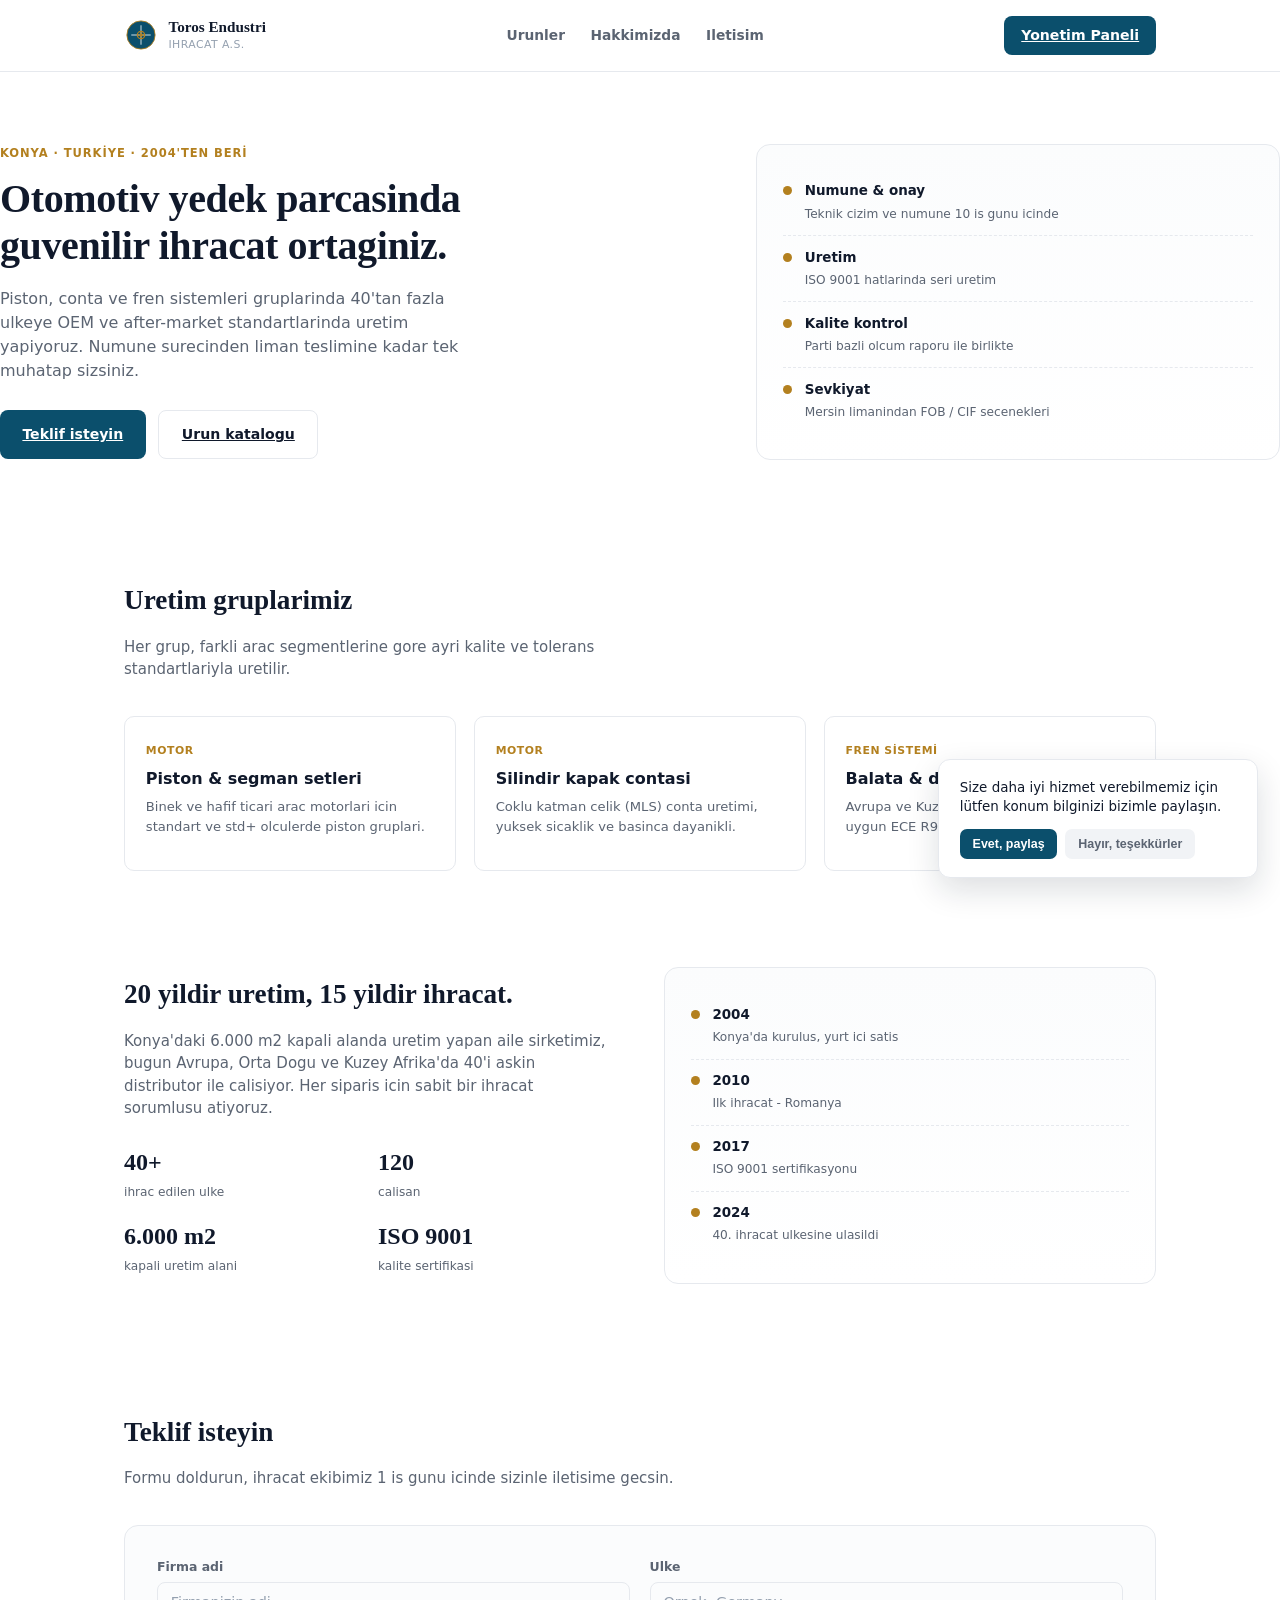
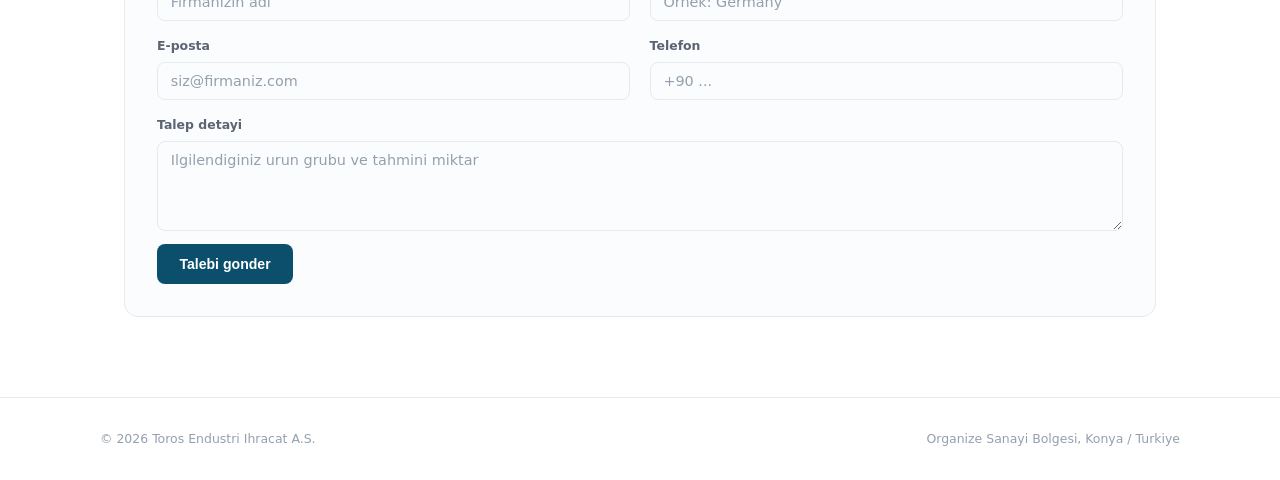
<file: frontend/index.html>
<!DOCTYPE html>
<html lang="tr">
<head>
<meta charset="UTF-8">
<meta name="viewport" content="width=device-width, initial-scale=1">
<title>Toros Endustri Ihracat | Otomotiv Yedek Parca Ihracatcisi</title>
<link rel="stylesheet" href="assets/style.css">
</head>
<body>

<header class="site-header">
  <div class="row">
    <div class="brand">
      <span class="brand-mark">
        <svg viewBox="0 0 34 34" width="30" height="30"><circle cx="17" cy="17" r="16" fill="#0B4F6C"/><circle cx="17" cy="17" r="16" fill="none" stroke="#B3801F" stroke-width="1"/><path d="M17 6v22M6 17h22" stroke="#EAF2F5" stroke-width="1"/><circle cx="17" cy="17" r="4.2" fill="none" stroke="#B3801F" stroke-width="1.4"/><path d="M17 12.8 18 16l3.2 1-3.2 1-1 3.2-1-3.2-3.2-1 3.2-1Z" fill="#B3801F"/></svg>
      </span>
      <div class="brand-text"><strong>Toros Endustri</strong><small>Ihracat A.S.</small></div>
    </div>
    <nav>
      <a href="#urunler">Urunler</a>
      <a href="#hakkimizda">Hakkimizda</a>
      <a href="#iletisim">Iletisim</a>
    </nav>
    <a href="login.html" class="btn btn-primary">Yonetim Paneli</a>
  </div>
</header>

<section class="hero">
  <div>
    <p class="eyebrow">Konya &middot; Turkiye &middot; 2004'ten beri</p>
    <h1>Otomotiv yedek parcasinda<br>guvenilir ihracat ortaginiz.</h1>
    <p class="lead">Piston, conta ve fren sistemleri gruplarinda 40'tan fazla ulkeye
      OEM ve after-market standartlarinda uretim yapiyoruz. Numune surecinden
      liman teslimine kadar tek muhatap sizsiniz.</p>
    <div class="cta-row">
      <a href="#iletisim" class="btn btn-primary">Teklif isteyin</a>
      <a href="#urunler" class="btn btn-secondary">Urun katalogu</a>
    </div>
  </div>
  <div class="route-panel">
    <div class="route-stop"><span class="dot"></span><div><strong>Numune &amp; onay</strong><span>Teknik cizim ve numune 10 is gunu icinde</span></div></div>
    <div class="route-stop"><span class="dot"></span><div><strong>Uretim</strong><span>ISO 9001 hatlarinda seri uretim</span></div></div>
    <div class="route-stop"><span class="dot"></span><div><strong>Kalite kontrol</strong><span>Parti bazli olcum raporu ile birlikte</span></div></div>
    <div class="route-stop"><span class="dot"></span><div><strong>Sevkiyat</strong><span>Mersin limanindan FOB / CIF secenekleri</span></div></div>
  </div>
</section>

<section class="section section-tight" id="urunler">
  <h2>Uretim gruplarimiz</h2>
  <p class="section-lead">Her grup, farkli arac segmentlerine gore ayri kalite ve tolerans standartlariyla uretilir.</p>
  <div class="product-grid">
    <div class="product-card">
      <span class="tag">Motor</span>
      <h3>Piston &amp; segman setleri</h3>
      <p>Binek ve hafif ticari arac motorlari icin standart ve std+ olculerde piston gruplari.</p>
    </div>
    <div class="product-card">
      <span class="tag">Motor</span>
      <h3>Silindir kapak contasi</h3>
      <p>Coklu katman celik (MLS) conta uretimi, yuksek sicaklik ve basinca dayanikli.</p>
    </div>
    <div class="product-card">
      <span class="tag">Fren Sistemi</span>
      <h3>Balata &amp; disk gruplari</h3>
      <p>Avrupa ve Kuzey Amerika arac parkina uygun ECE R90 sertifikali urunler.</p>
    </div>
  </div>
</section>

<section class="section section-tight" id="hakkimizda">
  <div class="about-wrap">
    <div>
      <h2>20 yildir uretim, 15 yildir ihracat.</h2>
      <p class="section-lead" style="margin-bottom:0;">Konya'daki 6.000 m2 kapali alanda uretim yapan
        aile sirketimiz, bugun Avrupa, Orta Dogu ve Kuzey Afrika'da 40'i askin distributor
        ile calisiyor. Her siparis icin sabit bir ihracat sorumlusu atiyoruz.</p>
      <div class="about-stats">
        <div><strong>40+</strong><span>ihrac edilen ulke</span></div>
        <div><strong>120</strong><span>calisan</span></div>
        <div><strong>6.000 m2</strong><span>kapali uretim alani</span></div>
        <div><strong>ISO 9001</strong><span>kalite sertifikasi</span></div>
      </div>
    </div>
    <div class="route-panel">
      <div class="route-stop"><span class="dot"></span><div><strong>2004</strong><span>Konya'da kurulus, yurt ici satis</span></div></div>
      <div class="route-stop"><span class="dot"></span><div><strong>2010</strong><span>Ilk ihracat - Romanya</span></div></div>
      <div class="route-stop"><span class="dot"></span><div><strong>2017</strong><span>ISO 9001 sertifikasyonu</span></div></div>
      <div class="route-stop"><span class="dot"></span><div><strong>2024</strong><span>40. ihracat ulkesine ulasildi</span></div></div>
    </div>
  </div>
</section>

<section class="section" id="iletisim">
  <h2>Teklif isteyin</h2>
  <p class="section-lead">Formu doldurun, ihracat ekibimiz 1 is gunu icinde sizinle iletisime gecsin.</p>
  <div class="contact-panel">
    <div class="contact-grid">
      <div><label>Firma adi</label><input type="text" placeholder="Firmanizin adi"></div>
      <div><label>Ulke</label><input type="text" placeholder="Ornek: Germany"></div>
      <div><label>E-posta</label><input type="email" placeholder="siz@firmaniz.com"></div>
      <div><label>Telefon</label><input type="text" placeholder="+90 ..."></div>
      <div class="full"><label>Talep detayi</label><textarea placeholder="Ilgilendiginiz urun grubu ve tahmini miktar"></textarea></div>
    </div>
    <button class="btn btn-primary btn-auto" type="button" onclick="alert('Talebiniz alindi, tesekkurler.')">Talebi gonder</button>
  </div>
</section>

<footer class="site-footer">
  <div class="row">
    <span>&copy; 2026 Toros Endustri Ihracat A.S.</span>
    <span>Organize Sanayi Bolgesi, Konya / Turkiye</span>
  </div>
</footer>

<!--
  ZIYARETCI TESPITI (Modul 1): Bu script musteriye VERILMEZ, dogrudan
  kendi sitemize gomulur. Sag altta beliren izin kutusu, ziyaretcinin
  konumunu (izin verirse) veya sadece IP'sini backend'e yollar; sonuclar
  yonetim panelindeki "Ziyaretci Tespiti" sayfasinda goruntulenir.
  SITE_KEY'i backend/app/scripts/create_own_site.py ciktisiyla degistirin.
-->
<script>window.OWN_SITE_KEY = "929719ac1f9c4d88bda47ce6eadcda33";</script>
<script src="assets/tracker.js"></script>
</body>
</html>
</file>
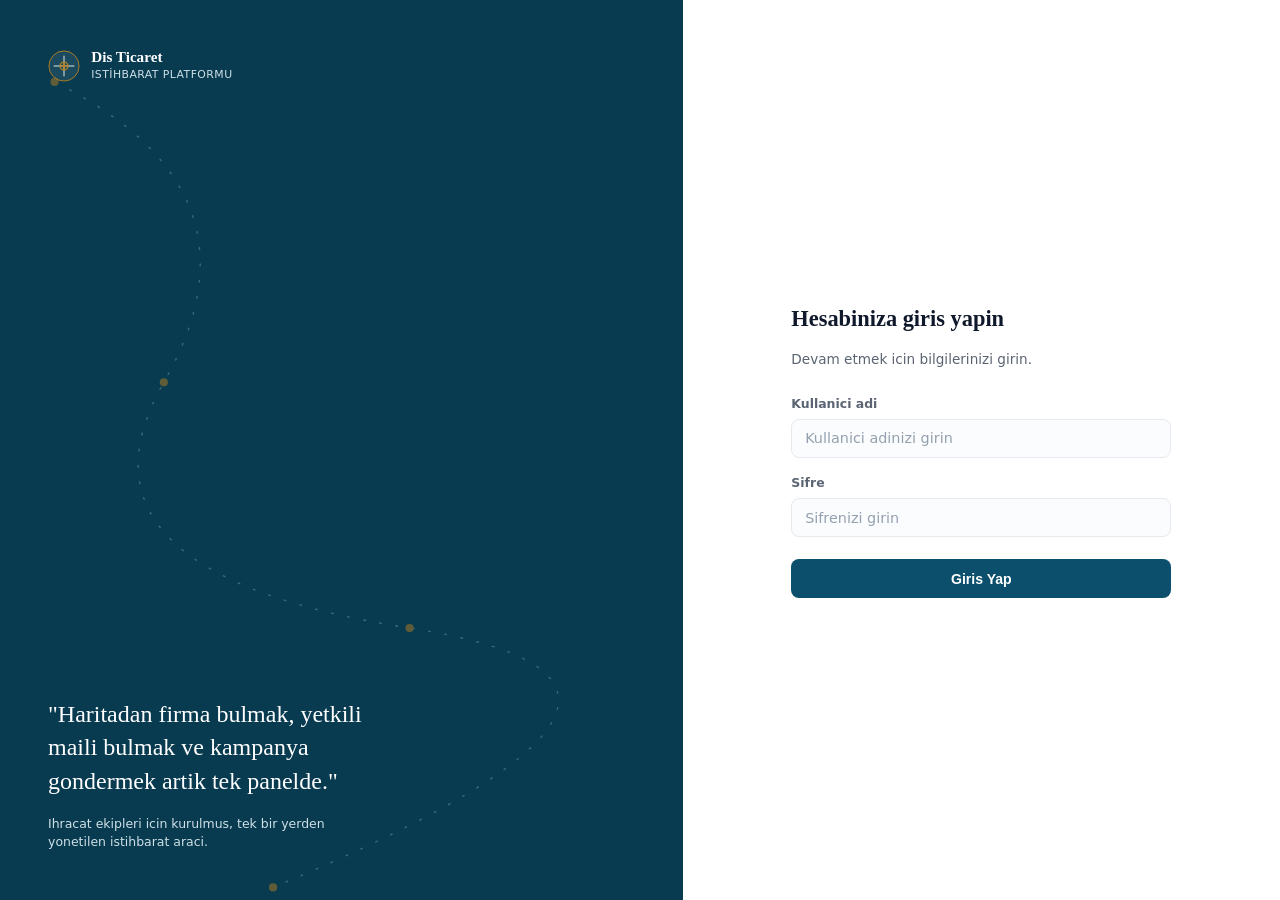
<file: frontend/dashboard.html>
<!DOCTYPE html>
<html lang="tr">
<head>
<meta charset="UTF-8">
<meta name="viewport" content="width=device-width, initial-scale=1">
<title>Genel Bakis | Dis Ticaret Istihbarat</title>
<link rel="stylesheet" href="assets/style.css">
</head>
<body class="app">
<div class="app-shell">
  <aside class="sidebar" id="sidebar"></aside>
  <div class="app-main">
    <header class="topbar">
      <p class="eyebrow">Panel</p>
      <h1 class="page-title" id="hosgeldin-baslik">Hosgeldin</h1>
      <p class="page-desc">Modullerinize asagidan veya sol menuden erisebilirsiniz.</p>
    </header>
    <main class="content" style="max-width:920px;">
      <div class="stat-grid" id="stat-grid"></div>
      <div class="module-grid" id="moduller"></div>
    </main>
  </div>
</div>

<script src="assets/app-shell.js"></script>
<script>
const API = window.APP_API;
const token = localStorage.getItem("access_token");

const IKON_RENK = {
  genel:  "#0B4F6C",
  harita: "#0B4F6C",
  mail:   "#0F7B57",
  gonder: "#6D3FA0",
  arama:  "#0E7C9C",
  grafik: "#B3801F",
  goz:    "#5B6472",
  grid:   "#5B6472",
};

const ACIKLAMA = {
  harita: "Ulke ve anahtar kelimeye gore Google Haritalar'dan potansiyel firma listesi cikarin.",
  mail:   "Bir firmanin web sitesinden yetkili/genel e-posta adreslerini tespit edin.",
  gonder: "Bulunan e-posta listelerine toplu, kisisellestirilmis kampanya gonderin.",
  arama:  "Coklu dilde anahtar kelimeyle uluslararasi urun/tedarikci aramasi yapin.",
  goz:    "Kendi web sitenizi ziyaret eden potansiyel alicilari ve firmalari gorun.",
  grafik: "Tum modullerdeki aktiviteyi tek raporda ozetleyin.",
  grid:   "Yeni eklenecek moduller burada listelenecek.",
};

const IKON_SVG = {
  genel: `<svg viewBox="0 0 24 24" fill="none" stroke="white" stroke-width="2" stroke-linecap="round" stroke-linejoin="round"><rect x="3" y="3" width="7" height="9" rx="1.5"/><rect x="14" y="3" width="7" height="5" rx="1.5"/><rect x="14" y="12" width="7" height="9" rx="1.5"/><rect x="3" y="16" width="7" height="5" rx="1.5"/></svg>`,
  harita: `<svg viewBox="0 0 24 24" fill="none" stroke="white" stroke-width="2" stroke-linecap="round" stroke-linejoin="round"><path d="M21 10c0 7-9 12-9 12s-9-5-9-12a9 9 0 0 1 18 0Z"/><circle cx="12" cy="10" r="3"/></svg>`,
  mail: `<svg viewBox="0 0 24 24" fill="none" stroke="white" stroke-width="2" stroke-linecap="round" stroke-linejoin="round"><rect x="2" y="4" width="20" height="16" rx="2"/><path d="m22 6-10 7L2 6"/></svg>`,
  gonder: `<svg viewBox="0 0 24 24" fill="none" stroke="white" stroke-width="2" stroke-linecap="round" stroke-linejoin="round"><path d="m22 2-7 20-4-9-9-4Z"/><path d="M22 2 11 13"/></svg>`,
  arama: `<svg viewBox="0 0 24 24" fill="none" stroke="white" stroke-width="2" stroke-linecap="round" stroke-linejoin="round"><circle cx="11" cy="11" r="8"/><path d="m21 21-4.3-4.3"/></svg>`,
  grafik: `<svg viewBox="0 0 24 24" fill="none" stroke="white" stroke-width="2" stroke-linecap="round" stroke-linejoin="round"><line x1="18" y1="20" x2="18" y2="10"/><line x1="12" y1="20" x2="12" y2="4"/><line x1="6" y1="20" x2="6" y2="14"/></svg>`,
  goz: `<svg viewBox="0 0 24 24" fill="none" stroke="white" stroke-width="2" stroke-linecap="round" stroke-linejoin="round"><path d="M1 12s4-8 11-8 11 8 11 8-4 8-11 8-11-8-11-8Z"/><circle cx="12" cy="12" r="3"/></svg>`,
  grid: `<svg viewBox="0 0 24 24" fill="none" stroke="white" stroke-width="2" stroke-linecap="round" stroke-linejoin="round"><rect x="3" y="3" width="7" height="7" rx="1"/><rect x="14" y="3" width="7" height="7" rx="1"/><rect x="3" y="14" width="7" height="7" rx="1"/><rect x="14" y="14" width="7" height="7" rx="1"/></svg>`,
};

async function veriYukle() {
  const resp = await fetch(`${API}/api/dashboard`, { headers: { Authorization: `Bearer ${token}` } });
  if (resp.status === 401) { localStorage.removeItem("access_token"); window.location.href = "login.html"; return; }
  const data = await resp.json();

  document.getElementById("hosgeldin-baslik").textContent = `Hosgeldin, ${data.hosgeldin}`;

  const aktifSayisi = data.aktif_moduller.filter(m => m.durum === "aktif").length;
  const yakindaSayisi = data.aktif_moduller.length - aktifSayisi;
  document.getElementById("stat-grid").innerHTML = `
    <div class="stat-card"><div class="stat-num">${aktifSayisi}</div><div class="stat-label">Aktif modul</div></div>
    <div class="stat-card"><div class="stat-num">${yakindaSayisi}</div><div class="stat-label">Yakinda gelecek</div></div>
    <div class="stat-card"><div class="stat-num">${data.firma || "-"}</div><div class="stat-label">Firma hesabi</div></div>
  `;

  const modulDiv = document.getElementById("moduller");
  data.aktif_moduller.forEach(m => {
    const aktifMi = m.durum === "aktif";
    const renk = IKON_RENK[m.ikon] || "#5B6472";
    const svg = IKON_SVG[m.ikon] || IKON_SVG.grid;
    const aciklama = ACIKLAMA[m.ikon] || "";

    const el = document.createElement(aktifMi && m.sayfa ? "a" : "div");
    el.className = "module-card" + (aktifMi ? "" : " is-disabled");
    if (aktifMi && m.sayfa) el.href = m.sayfa;
    el.innerHTML = `
      <div class="module-card-icon" style="background:${renk};">${svg}</div>
      <div>
        <h3>${m.ad} ${aktifMi ? "" : '<span class="badge badge-neutral" style="margin-left:.4rem;">yakinda</span>'}</h3>
        <p>${aciklama}</p>
      </div>
    `;
    modulDiv.appendChild(el);
  });
}

veriYukle();
</script>
</body>
</html>
</file>
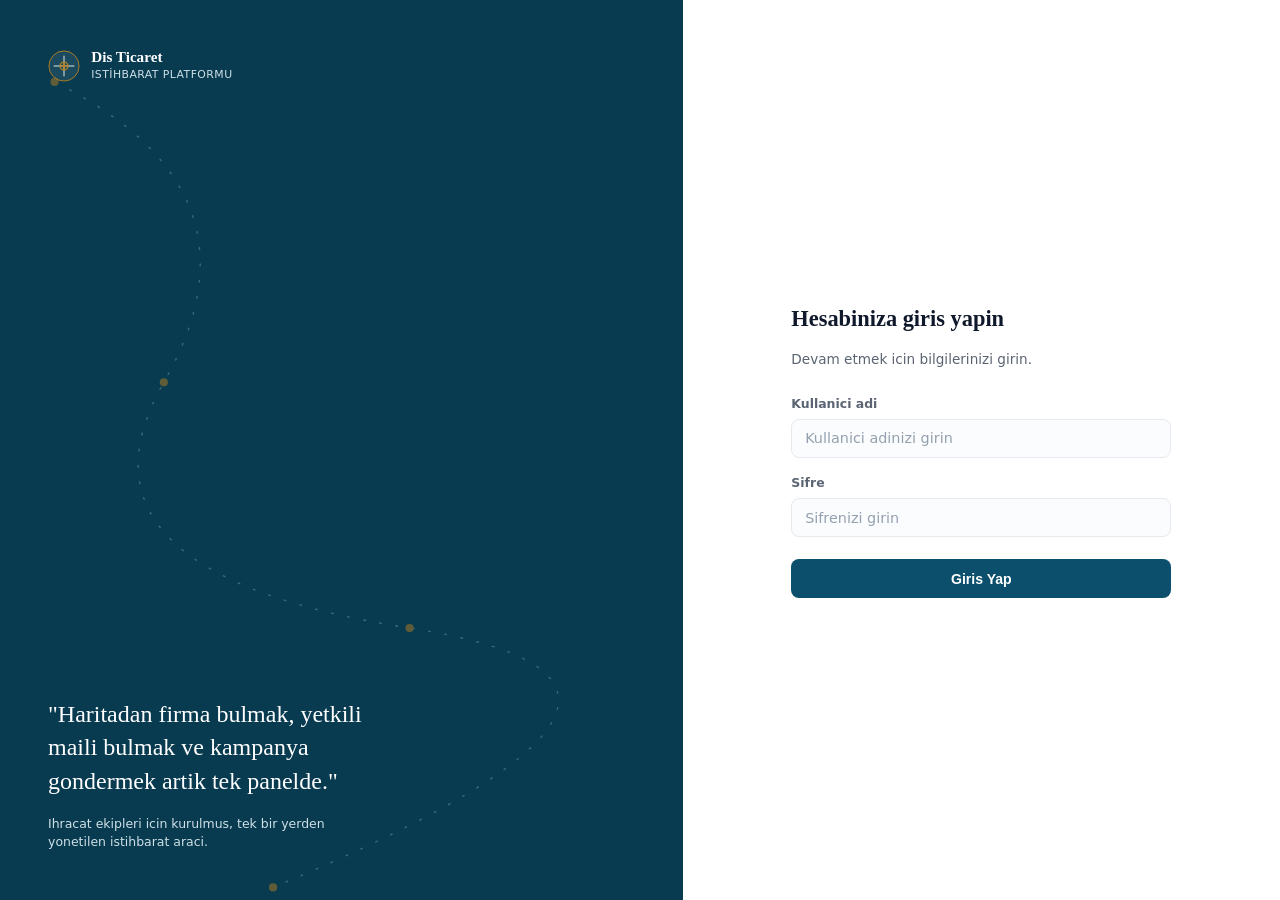
<file: frontend/email-campaign.html>
<!DOCTYPE html>
<html lang="tr">
<head>
<meta charset="UTF-8">
<meta name="viewport" content="width=device-width, initial-scale=1">
<title>Toplu Mail Kampanyasi | Dis Ticaret Istihbarat</title>
<link rel="stylesheet" href="assets/style.css">
<style>
  .gonderildi { color:var(--success); font-weight:600; }
  .basarisiz { color:var(--danger); font-weight:600; }
  .atlandi_suppression { color:var(--ink-faint); font-weight:600; }
  .beklemede { color:var(--gold); font-weight:600; }
  .footer-onizleme { background:var(--line-soft); border:1px dashed var(--line); padding:.7rem; border-radius:8px; font-size:.72rem; color:var(--ink-faint); margin-top:.5rem; line-height:1.4; }
</style>
</head>
<body class="app">
<div class="app-shell">
  <aside class="sidebar" id="sidebar"></aside>
  <div class="app-main">
    <header class="topbar">
      <h1 class="page-title">Toplu Mail Kampanyasi</h1>
      <p class="page-desc">Bulunan e-posta listelerine toplu ve kisisellestirilmis kampanya gonderin.</p>
    </header>
    <main class="content">
      <div class="card">
        <div class="alert alert-warn">
          Bu modul hukuki risk tasir (spam mevzuati). Gonderen kimligi, fiziksel
          adres ve abonelikten cikma linki HER mailde ZORUNLU ve otomatik eklenir,
          kaldirilamaz.
        </div>

        <label>E-posta konusu</label>
        <input id="konu" placeholder="Urunlerimiz Hakkinda Bilgi">

        <label>E-posta icerigi (HTML)</label>
        <textarea id="govde_html" placeholder="&lt;p&gt;Merhaba, ...&lt;/p&gt;"></textarea>

        <label>Gonderen adi</label>
        <input id="gonderen_adi" placeholder="Ornek Ihracat A.S.">

        <label>Gonderen e-posta</label>
        <input id="gonderen_email" placeholder="info@ornekihracat.com">

        <label>Fiziksel adres (zorunlu)</label>
        <input id="fiziksel_adres" placeholder="Fabrika Mah. No:1, Konya">

        <div class="footer-onizleme">
          Her mailin sonuna otomatik eklenecek: "Bu e-posta [Gonderen Adi] tarafindan
          gonderilmistir. Adres: [Fiziksel Adres]. Abonelikten cikmak icin: [link]"
        </div>

        <label>Alici e-postalari (virgul veya yeni satirla ayirin)</label>
        <textarea id="aliciler" placeholder="firma1@ornek.com, firma2@ornek.com"></textarea>

        <button class="btn btn-primary" style="margin-top:1.2rem;" onclick="kampanyaOlustur()">1) Kampanya Olustur + Alicileri Ekle</button>
        <button class="btn btn-danger" style="margin-top:.6rem;" onclick="gonder()" id="gonder-btn" disabled>2) Gonderimi Baslat (en fazla 20)</button>

        <div id="durum" class="status-line"></div>
        <table id="sonuc-tablosu" style="display:none;">
          <thead><tr><th>E-posta</th><th>Durum</th><th>Hata</th></tr></thead>
          <tbody id="sonuc-govde"></tbody>
        </table>
      </div>
    </main>
  </div>
</div>

<script src="assets/app-shell.js"></script>
<script>
const API = window.APP_API;
const token = localStorage.getItem("access_token");
let aktifKampanyaId = null;

async function kampanyaOlustur() {
  const durum = document.getElementById("durum");
  const body = {
    konu: document.getElementById("konu").value,
    govde_html: document.getElementById("govde_html").value,
    gonderen_adi: document.getElementById("gonderen_adi").value,
    gonderen_email: document.getElementById("gonderen_email").value,
    fiziksel_adres: document.getElementById("fiziksel_adres").value,
  };

  const resp = await fetch(`${API}/api/m5/campaigns`, {
    method: "POST",
    headers: { "Content-Type": "application/json", Authorization: `Bearer ${token}` },
    body: JSON.stringify(body),
  });

  if (!resp.ok) {
    durum.textContent = "Hata: fiziksel adres ve gonderen bilgileri zorunludur.";
    return;
  }
  const kampanya = await resp.json();
  aktifKampanyaId = kampanya.id;

  const emailListesi = document.getElementById("aliciler").value
    .split(/[,\n]/).map(e => e.trim()).filter(Boolean);

  await fetch(`${API}/api/m5/campaigns/${kampanya.id}/recipients`, {
    method: "POST",
    headers: { "Content-Type": "application/json", Authorization: `Bearer ${token}` },
    body: JSON.stringify({ emails: emailListesi }),
  });

  durum.textContent = `Kampanya #${kampanya.id} olusturuldu, ${emailListesi.length} alici eklendi. Gonderime hazir.`;
  document.getElementById("gonder-btn").disabled = false;
}

async function gonder() {
  const durum = document.getElementById("durum");
  durum.textContent = "Gonderiliyor...";

  const resp = await fetch(`${API}/api/m5/campaigns/${aktifKampanyaId}/send`, {
    method: "POST",
    headers: { Authorization: `Bearer ${token}` },
  });
  const sonuclar = await resp.json();

  durum.textContent = `Gonderim tamamlandi (${sonuclar.length} alici islendi).`;

  const govde = document.getElementById("sonuc-govde");
  govde.innerHTML = "";
  sonuclar.forEach(s => {
    const tr = document.createElement("tr");
    tr.innerHTML = `<td>${s.email}</td><td class="${s.durum}">${s.durum}</td><td>${s.hata_mesaji || "-"}</td>`;
    govde.appendChild(tr);
  });
  document.getElementById("sonuc-tablosu").style.display = "table";
}
</script>
</body>
</html>
</file>
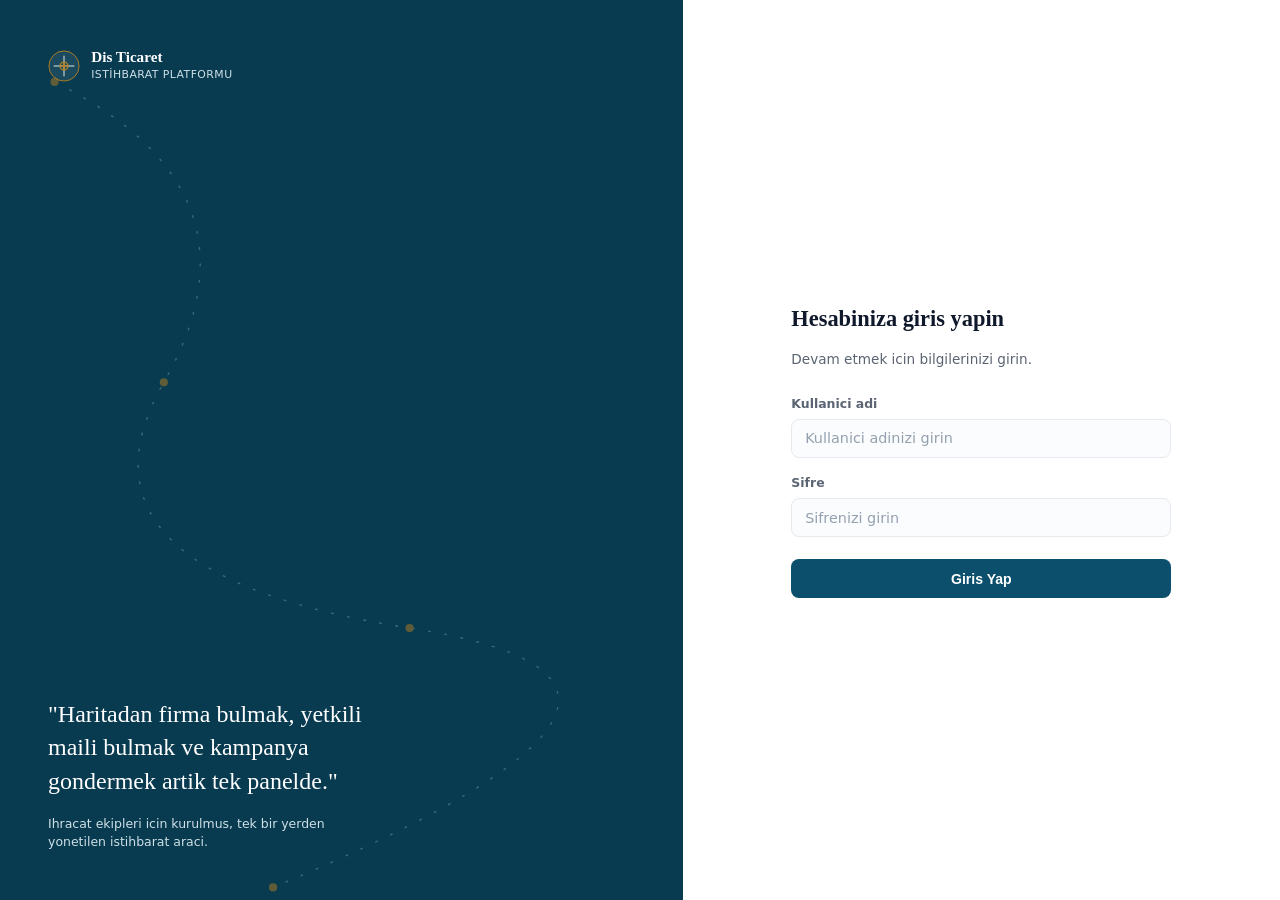
<file: frontend/email-lookup.html>
<!DOCTYPE html>
<html lang="tr">
<head>
<meta charset="UTF-8">
<meta name="viewport" content="width=device-width, initial-scale=1">
<title>Yetkili Mail Bulma | Dis Ticaret Istihbarat</title>
<link rel="stylesheet" href="assets/style.css">
</head>
<body class="app">
<div class="app-shell">
  <aside class="sidebar" id="sidebar"></aside>
  <div class="app-main">
    <header class="topbar">
      <h1 class="page-title">Yetkili Mail Bulma</h1>
      <p class="page-desc">Bir firmanin web sitesini tarayarak yetkili ve genel e-posta adreslerini tespit edin.</p>
    </header>
    <main class="content">
      <div class="card">
        <label>Firma web sitesi (orn: https://ornekfirma.com)</label>
        <input id="website_url" placeholder="https://ornekfirma.com">

        <button class="btn btn-primary" style="margin-top:1.2rem;" onclick="taramaBaslat()">Tara</button>
        <div id="durum" class="status-line"></div>
        <div id="sonuclar"></div>
      </div>
    </main>
  </div>
</div>

<script src="assets/app-shell.js"></script>
<script>
const API = window.APP_API;
const token = localStorage.getItem("access_token");

async function taramaBaslat() {
  const url = document.getElementById("website_url").value.trim();
  const durumDiv = document.getElementById("durum");
  const sonucDiv = document.getElementById("sonuclar");
  sonucDiv.innerHTML = "";

  if (!url) { durumDiv.textContent = "Web sitesi adresi girin."; return; }
  durumDiv.textContent = "Tarama olusturuluyor...";

  const lookupResp = await fetch(`${API}/api/m4/lookups`, {
    method: "POST",
    headers: { "Content-Type": "application/json", Authorization: `Bearer ${token}` },
    body: JSON.stringify({ website_url: url }),
  });
  const lookup = await lookupResp.json();

  durumDiv.textContent = `Taraniyor (robots.txt kontrol ediliyor, sayfalar cekiliyor, birkac saniye surebilir)...`;

  const runResp = await fetch(`${API}/api/m4/lookups/${lookup.id}/run`, {
    method: "POST",
    headers: { Authorization: `Bearer ${token}` },
  });
  const sonuclar = await runResp.json();

  if (sonuclar.length === 0) {
    durumDiv.textContent = `Hicbir e-posta bulunamadi (site robots.txt ile engelliyor olabilir, JS-tabanli bir site olabilir, ya da gercekten acik mail paylasmiyor olabilir).`;
    return;
  }

  durumDiv.innerHTML = `${sonuclar.length} e-posta bulundu. ` +
    `<a class="link excel-link" href="#" id="excel-link">Excel olarak indir &#8595;</a>`;

  const tablo = document.createElement("table");
  tablo.innerHTML = `<tr><th>E-posta</th><th>Tur</th><th>Bulundugu Sayfa</th></tr>` +
    sonuclar.map(s => `<tr>
      <td>${s.email}</td>
      <td><span class="badge ${s.siniflandirma === 'yetkili' ? 'badge-success' : 'badge-neutral'}">${s.siniflandirma}</span></td>
      <td style="font-size:.7rem;color:var(--ink-faint);">${s.kaynak_sayfa}</td>
    </tr>`).join("");
  sonucDiv.appendChild(tablo);

  document.getElementById("excel-link").addEventListener("click", async (e) => {
    e.preventDefault();
    const excelResp = await fetch(`${API}/api/m4/lookups/${lookup.id}/results/excel`, {
      headers: { Authorization: `Bearer ${token}` },
    });
    const blob = await excelResp.blob();
    const blobUrl = window.URL.createObjectURL(blob);
    const a = document.createElement("a");
    a.href = blobUrl;
    a.download = `mail_tarama_${lookup.id}.xlsx`;
    a.click();
    window.URL.revokeObjectURL(blobUrl);
  });
}
</script>
</body>
</html>
</file>
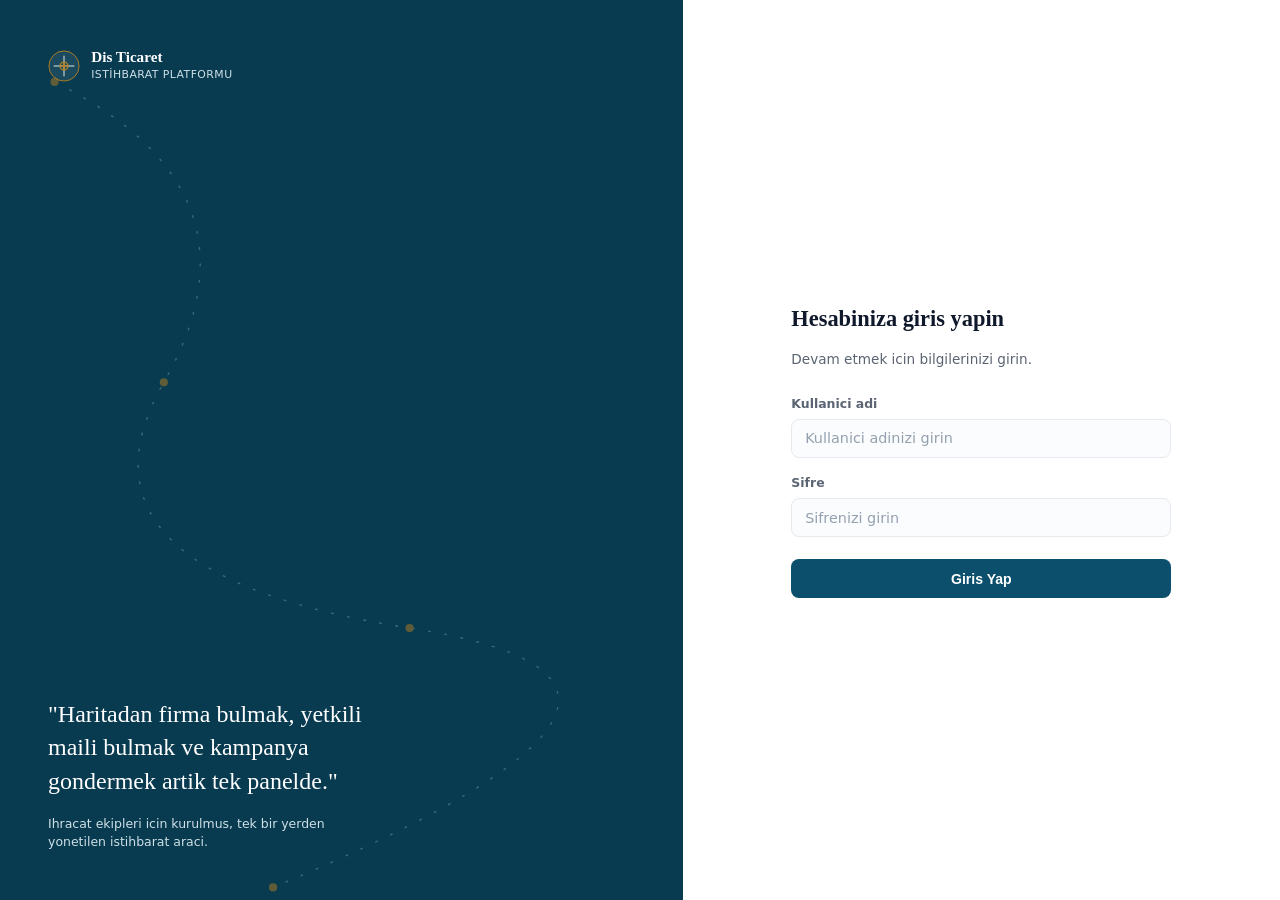
<file: frontend/login.html>
<!DOCTYPE html>
<html lang="tr">
<head>
<meta charset="UTF-8">
<meta name="viewport" content="width=device-width, initial-scale=1">
<title>Giris Yap | Dis Ticaret Istihbarat</title>
<link rel="stylesheet" href="assets/style.css">
</head>
<body>
<div class="auth-page">

  <div class="auth-side">
    <svg class="route-graphic" viewBox="0 0 500 700" xmlns="http://www.w3.org/2000/svg">
      <path d="M 40 60 Q 200 140 120 280 T 300 460 T 200 650" stroke="#EAF2F5" stroke-width="1" fill="none" stroke-dasharray="2 10" opacity=".5"/>
      <circle cx="40" cy="60" r="3" fill="#B3801F"/>
      <circle cx="120" cy="280" r="3" fill="#B3801F"/>
      <circle cx="300" cy="460" r="3" fill="#B3801F"/>
      <circle cx="200" cy="650" r="3" fill="#B3801F"/>
    </svg>
    <div class="side-top">
      <svg viewBox="0 0 34 34" width="32" height="32"><circle cx="17" cy="17" r="16" fill="#ffffff" fill-opacity=".08"/><circle cx="17" cy="17" r="16" fill="none" stroke="#B3801F" stroke-width="1"/><path d="M17 6v22M6 17h22" stroke="#EAF2F5" stroke-width="1"/><circle cx="17" cy="17" r="4.2" fill="none" stroke="#B3801F" stroke-width="1.4"/><path d="M17 12.8 18 16l3.2 1-3.2 1-1 3.2-1-3.2-3.2-1 3.2-1Z" fill="#B3801F"/></svg>
      <div class="brand-text"><strong style="color:#fff;">Dis Ticaret</strong><small style="color:#cfe0e6;">Istihbarat Platformu</small></div>
    </div>
    <div class="side-quote">
      <p>"Haritadan firma bulmak, yetkili maili bulmak ve kampanya gondermek artik tek panelde."</p>
      <span>Ihracat ekipleri icin kurulmus, tek bir yerden yonetilen istihbarat araci.</span>
    </div>
  </div>

  <div class="auth-form-wrap">
    <div class="auth-card">
      <h1>Hesabiniza giris yapin</h1>
      <p class="sub">Devam etmek icin bilgilerinizi girin.</p>

      <label for="kullanici-adi">Kullanici adi</label>
      <input id="kullanici-adi" type="text" placeholder="Kullanici adinizi girin" autocomplete="username">

      <label for="sifre">Sifre</label>
      <input id="sifre" type="password" placeholder="Sifrenizi girin" autocomplete="current-password">

      <button class="btn btn-primary" style="margin-top:1.4rem;" onclick="girisYap()" id="giris-btn">Giris Yap</button>
      <div id="login-hata"></div>
    </div>
  </div>
</div>

<script>
const API = "http://localhost:8000";

async function girisYap() {
  const kullaniciAdi = document.getElementById("kullanici-adi").value.trim();
  const sifre = document.getElementById("sifre").value;
  const hataKutusu = document.getElementById("login-hata");
  const btn = document.getElementById("giris-btn");
  hataKutusu.classList.remove("gorunur");

  if (!kullaniciAdi || !sifre) {
    hataKutusu.textContent = "Kullanici adi ve sifre gerekli.";
    hataKutusu.classList.add("gorunur");
    return;
  }

  btn.disabled = true;
  btn.textContent = "Giris yapiliyor...";

  try {
    const form = new URLSearchParams();
    form.append("username", kullaniciAdi);
    form.append("password", sifre);

    const resp = await fetch(`${API}/api/auth/login`, {
      method: "POST",
      headers: { "Content-Type": "application/x-www-form-urlencoded" },
      body: form,
    });

    if (!resp.ok) {
      hataKutusu.textContent = "Kullanici adi veya sifre hatali.";
      hataKutusu.classList.add("gorunur");
      return;
    }

    const data = await resp.json();
    localStorage.setItem("access_token", data.access_token);
    window.location.href = "dashboard.html";
  } catch (e) {
    hataKutusu.textContent = "Sunucuya baglanilamadi. Backend'in calistigindan emin olun.";
    hataKutusu.classList.add("gorunur");
  } finally {
    btn.disabled = false;
    btn.textContent = "Giris Yap";
  }
}

document.getElementById("sifre").addEventListener("keydown", (e) => {
  if (e.key === "Enter") girisYap();
});
</script>
</body>
</html>
</file>
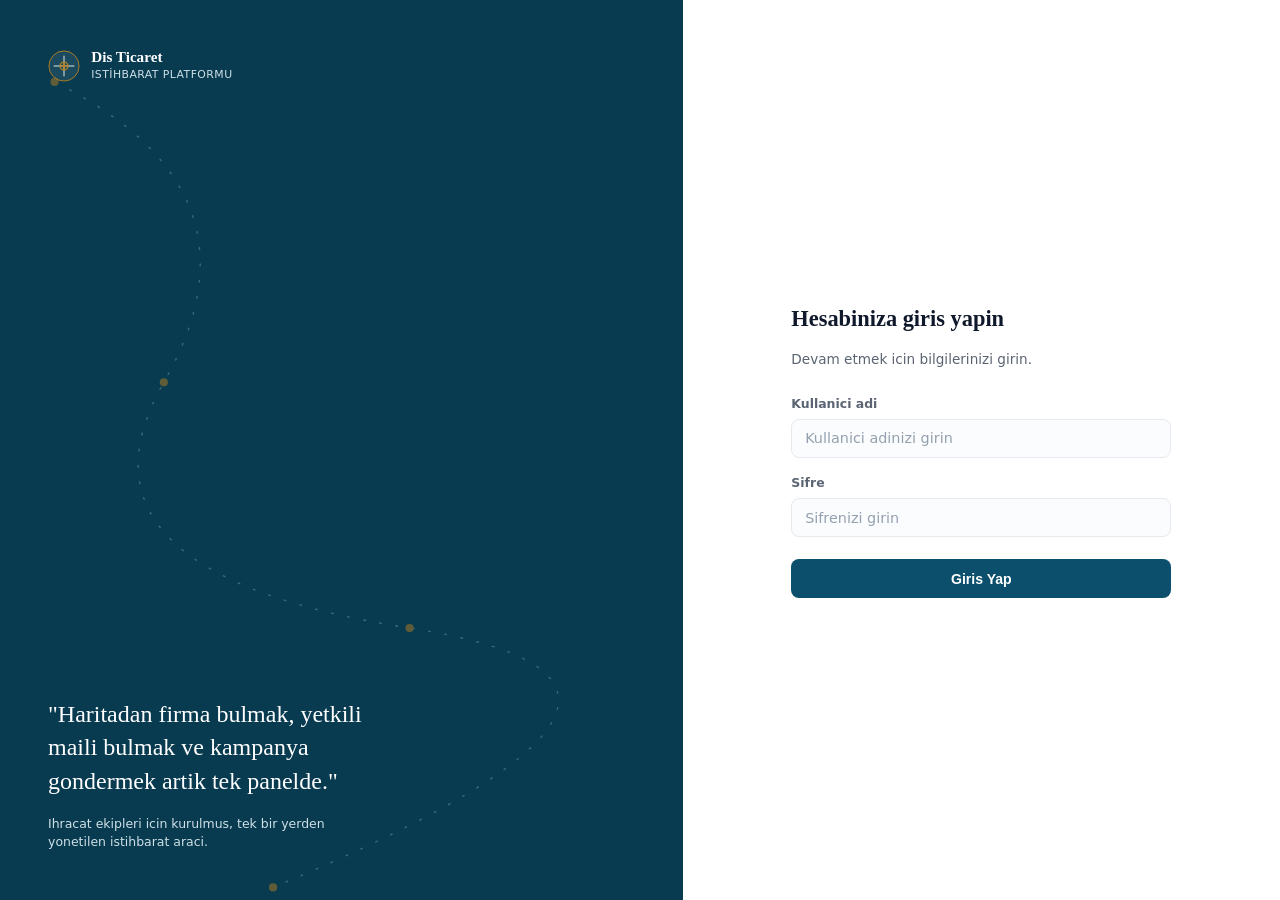
<file: frontend/maps-search.html>
<!DOCTYPE html>
<html lang="tr">
<head>
<meta charset="UTF-8">
<meta name="viewport" content="width=device-width, initial-scale=1">
<title>Haritalarda Firma Arama | Dis Ticaret Istihbarat</title>
<link rel="stylesheet" href="assets/style.css">
</head>
<body class="app">
<div class="app-shell">
  <aside class="sidebar" id="sidebar"></aside>
  <div class="app-main">
    <header class="topbar">
      <h1 class="page-title">Haritalarda Firma Arama</h1>
      <p class="page-desc">Hedef ulke ve anahtar kelimeye gore Google Haritalar uzerinden potansiyel firma listesi cikarin.</p>
    </header>
    <main class="content">
      <div class="card">
        <label>Hedef ulke (orn: United Kingdom, Germany)</label>
        <input id="hedef_ulke" placeholder="United Kingdom">

        <label>Anahtar kelime(ler) - virgulle ayirin</label>
        <input id="anahtar_kelimeler" placeholder="automotive, spare parts">

        <button class="btn btn-primary" style="margin-top:1.4rem;" onclick="aramaBaslat()">Ara ve Excel Hazirla</button>
        <div id="sonuc" class="status-line"></div>
      </div>
    </main>
  </div>
</div>

<script src="assets/app-shell.js"></script>
<script>
const API = window.APP_API;
const token = localStorage.getItem("access_token");

async function aramaBaslat() {
  const sonucDiv = document.getElementById("sonuc");
  const ulke = document.getElementById("hedef_ulke").value.trim();
  const kelimeler = document.getElementById("anahtar_kelimeler").value.trim();

  if (!ulke || !kelimeler) {
    sonucDiv.textContent = "Ulke ve en az bir anahtar kelime girin.";
    return;
  }

  sonucDiv.textContent = "Proje olusturuluyor...";

  const projeResp = await fetch(`${API}/api/m3/projects`, {
    method: "POST",
    headers: { "Content-Type": "application/json", Authorization: `Bearer ${token}` },
    body: JSON.stringify({ hedef_ulke: ulke, anahtar_kelimeler: kelimeler, detay_getir: true }),
  });
  const proje = await projeResp.json();

  sonucDiv.textContent = `Proje #${proje.id} olusturuldu. Google Haritalar taraniyor...`;

  const runResp = await fetch(`${API}/api/m3/projects/${proje.id}/run`, {
    method: "POST",
    headers: { Authorization: `Bearer ${token}` },
  });
  const sonuclar = await runResp.json();

  sonucDiv.innerHTML = `Proje #${proje.id} - ${sonuclar.length} firma bulundu.<br>` +
    `<a class="link excel-link" href="#" id="excel-link">Excel olarak indir &#8595;</a>`;

  document.getElementById("excel-link").addEventListener("click", async (e) => {
    e.preventDefault();
    const excelResp = await fetch(`${API}/api/m3/projects/${proje.id}/results/excel`, {
      headers: { Authorization: `Bearer ${token}` },
    });
    const blob = await excelResp.blob();
    const url = window.URL.createObjectURL(blob);
    const a = document.createElement("a");
    a.href = url;
    a.download = `harita_proje_${proje.id}.xlsx`;
    a.click();
    window.URL.revokeObjectURL(url);
  });
}
</script>
</body>
</html>
</file>
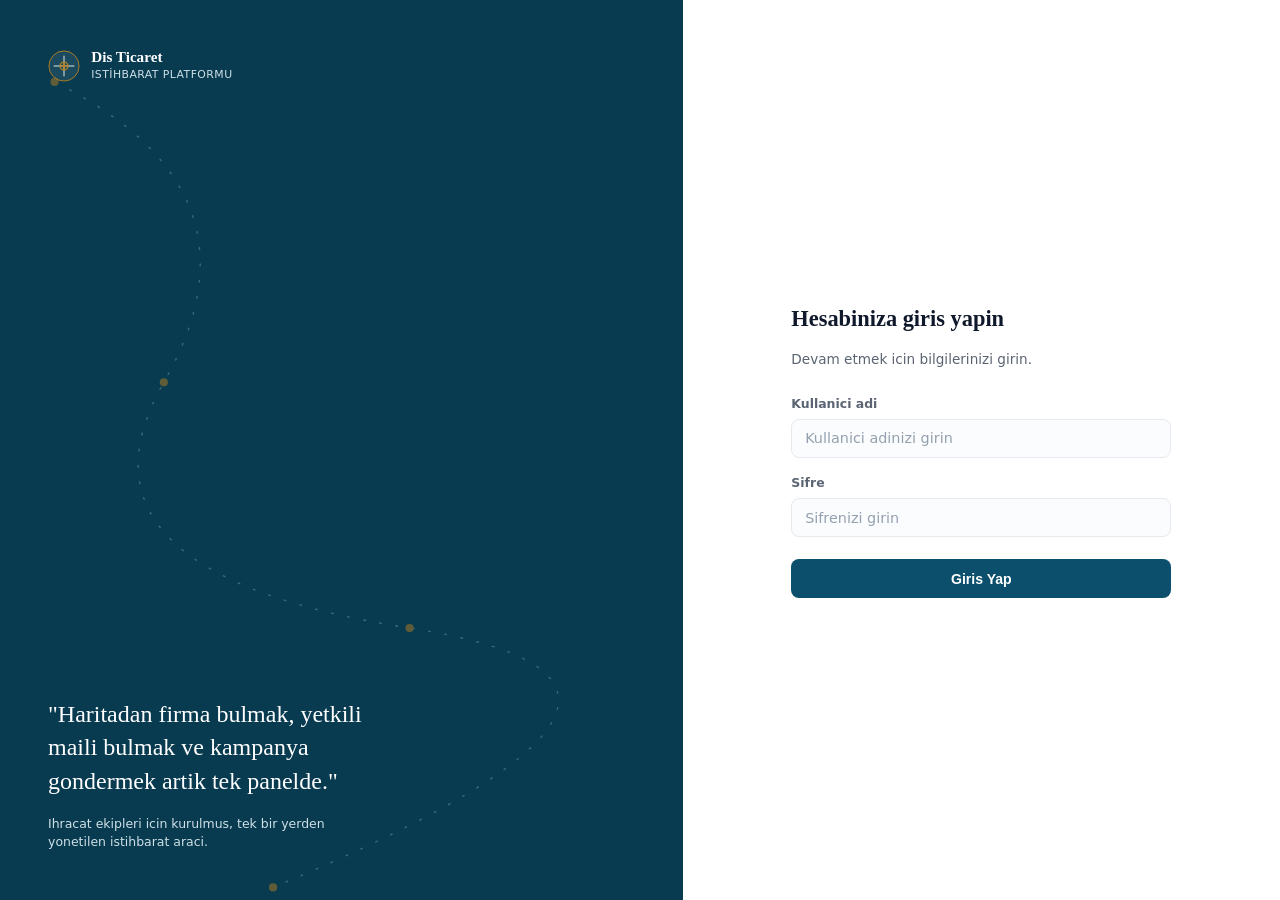
<file: frontend/search-form.html>
<!DOCTYPE html>
<html lang="tr">
<head>
<meta charset="UTF-8">
<meta name="viewport" content="width=device-width, initial-scale=1">
<title>Cok Dilli Urun Arama | Dis Ticaret Istihbarat</title>
<link rel="stylesheet" href="assets/style.css">
</head>
<body class="app">
<div class="app-shell">
  <aside class="sidebar" id="sidebar"></aside>
  <div class="app-main">
    <header class="topbar">
      <h1 class="page-title">Cok Dilli Urun Arama</h1>
      <p class="page-desc">OEM/GTIP koduna ve coklu dildeki urun adina gore hedef ulkede tedarikci/rakip taramasi yapin.</p>
    </header>
    <main class="content">
      <div class="card">
        <h2 style="font-size:.95rem;">Yeni proje</h2>

        <label>OEM No</label>
        <input id="oem_no" placeholder="orn: OEM-45678">

        <label>GTIP (H.S Code) No</label>
        <input id="gtip_no" placeholder="orn: 8708.30">

        <label>Parcanin Turkce ismi</label>
        <input id="parca_adi_tr">
        <label>Parcanin Ingilizce ismi</label>
        <input id="parca_adi_en">
        <label>Parcanin Ispanyolca ismi</label>
        <input id="parca_adi_es">
        <label>Parcanin Rusca ismi</label>
        <input id="parca_adi_ru">
        <label>Parcanin Arapca ismi</label>
        <input id="parca_adi_ar">
        <label>Parcanin Fransizca ismi</label>
        <input id="parca_adi_fr">
        <label>Parcanin Almanca ismi</label>
        <input id="parca_adi_de">

        <label>Aranacak ulke kodu (zorunlu, orn: DE, RU, US)</label>
        <input id="hedef_ulke_kodu" placeholder="DE">

        <label>Aranacak uzanti (opsiyonel, orn: de, ru, com.tr)</label>
        <input id="hedef_uzanti">

        <label>Rakip firma isimleri (virgulle ayirin, opsiyonel)</label>
        <input id="rakip_isimleri" placeholder="orn: Bosch, Ferodo">

        <label>Urun resmi (opsiyonel - once proje olusur, sonra resim yuklenir)</label>
        <input id="urun_resmi" type="file" accept="image/*">

        <button class="btn btn-primary" style="margin-top:1.4rem;" onclick="aramaBaslat()">Proje Olustur ve Aramayi Baslat</button>
        <div id="sonuc" class="status-line"></div>
      </div>
    </main>
  </div>
</div>

<script src="assets/app-shell.js"></script>
<script>
const API = window.APP_API;
const token = localStorage.getItem("access_token");

async function aramaBaslat() {
  const sonucDiv = document.getElementById("sonuc");
  sonucDiv.textContent = "Proje olusturuluyor...";

  const body = {
    oem_no: val("oem_no"), gtip_no: val("gtip_no"),
    parca_adi_tr: val("parca_adi_tr"), parca_adi_en: val("parca_adi_en"),
    parca_adi_es: val("parca_adi_es"), parca_adi_ru: val("parca_adi_ru"),
    parca_adi_ar: val("parca_adi_ar"), parca_adi_fr: val("parca_adi_fr"),
    parca_adi_de: val("parca_adi_de"),
    hedef_ulke_kodu: val("hedef_ulke_kodu"),
    hedef_uzanti: val("hedef_uzanti"),
    rakip_isimleri: val("rakip_isimleri"),
  };

  const projeResp = await fetch(`${API}/api/m2/projects`, {
    method: "POST",
    headers: { "Content-Type": "application/json", Authorization: `Bearer ${token}` },
    body: JSON.stringify(body),
  });

  if (!projeResp.ok) {
    sonucDiv.textContent = "Hata: proje olusturulamadi. Ulke kodu girdiniz mi?";
    return;
  }
  const proje = await projeResp.json();

  const resimInput = document.getElementById("urun_resmi");
  if (resimInput.files.length > 0) {
    const formData = new FormData();
    formData.append("file", resimInput.files[0]);
    await fetch(`${API}/api/m2/projects/${proje.id}/images`, {
      method: "POST",
      headers: { Authorization: `Bearer ${token}` },
      body: formData,
    });
  }

  sonucDiv.textContent = `Proje #${proje.id} olusturuldu. Arama calistiriliyor...`;

  const runResp = await fetch(`${API}/api/m2/projects/${proje.id}/run`, {
    method: "POST",
    headers: { Authorization: `Bearer ${token}` },
  });
  let sonuclar = await runResp.json();

  if (resimInput.files.length > 0) {
    const gorselResp = await fetch(`${API}/api/m2/projects/${proje.id}/run-image-search`, {
      method: "POST",
      headers: { Authorization: `Bearer ${token}` },
    });
    const gorselSonuclar = await gorselResp.json();
    sonuclar = sonuclar.concat(gorselSonuclar);
  }

  sonucDiv.innerHTML = `Proje #${proje.id} - ${sonuclar.length} sonuc bulundu.<br>` +
    `<a class="link excel-link" href="#" id="excel-link">Excel olarak indir &#8595;</a>`;

  document.getElementById("excel-link").addEventListener("click", async (e) => {
    e.preventDefault();
    const excelResp = await fetch(`${API}/api/m2/projects/${proje.id}/results/excel`, {
      headers: { Authorization: `Bearer ${token}` },
    });
    const blob = await excelResp.blob();
    const url = window.URL.createObjectURL(blob);
    const a = document.createElement("a");
    a.href = url;
    a.download = `proje_${proje.id}_sonuclar.xlsx`;
    a.click();
    window.URL.revokeObjectURL(url);
  });
}

function val(id) {
  const v = document.getElementById(id).value.trim();
  return v === "" ? null : v;
}
</script>
</body>
</html>
</file>
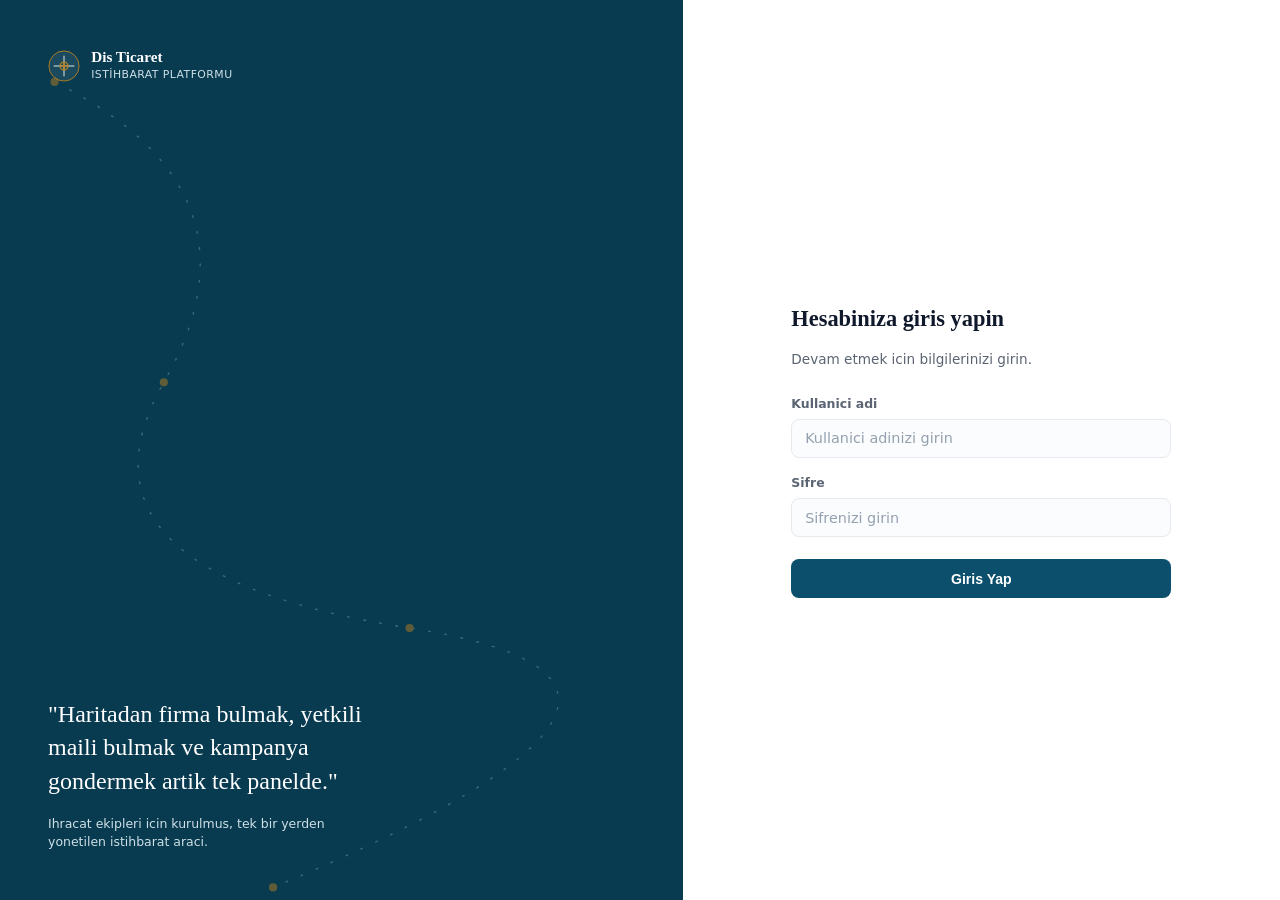
<file: frontend/visitor-detection.html>
<!DOCTYPE html>
<html lang="tr">
<head>
<meta charset="UTF-8">
<meta name="viewport" content="width=device-width, initial-scale=1">
<title>Ziyaretci Tespiti | Dis Ticaret Istihbarat</title>
<link rel="stylesheet" href="assets/style.css">
</head>
<body class="app">
<div class="app-shell">
  <aside class="sidebar" id="sidebar"></aside>
  <div class="app-main">
    <header class="topbar">
      <h1 class="page-title">Ziyaretci Tespiti</h1>
      <p class="page-desc">Kendi web sitenizi (index.html) ziyaret eden olasi alicilarin konum ve IP tabanli tespit sonuclari.</p>
    </header>
    <main class="content" style="max-width:980px;">

      <div class="card">
        <div style="display:flex; justify-content:space-between; align-items:center; gap:1rem; flex-wrap:wrap;">
          <div>
            <h2 style="font-size:1rem;">Son ziyaretler</h2>
            <p style="font-size:.8rem; color:var(--ink-soft); margin:.2rem 0 0 0;">En yeni kayit en ustte.</p>
          </div>
          <a class="link excel-link" id="excel-link" href="#" style="margin:0;">Excel olarak indir &#8595;</a>
        </div>
        <div id="durum" class="status-line"></div>
        <table id="ziyaret-tablosu" style="display:none;">
          <thead>
            <tr>
              <th>Tarih</th>
              <th>Ulke / Sehir</th>
              <th>IP / Kurum tahmini</th>
              <th>Izin</th>
              <th>Yakindaki olasi firmalar</th>
              <th>Sayfa</th>
            </tr>
          </thead>
          <tbody id="ziyaret-govde"></tbody>
        </table>
      </div>

    </main>
  </div>
</div>

<script src="assets/app-shell.js"></script>
<script>
const API = window.APP_API;
const token = localStorage.getItem("access_token");

async function ziyaretleriYukle() {
  const durum = document.getElementById("durum");
  durum.textContent = "Yukleniyor...";

  try {
    const resp = await fetch(`${API}/api/m1/visits`, { headers: { Authorization: `Bearer ${token}` } });
    if (resp.status === 401) { window.location.href = "login.html"; return; }
    if (!resp.ok) throw new Error("liste alinamadi");

    const visits = await resp.json();
    if (visits.length === 0) {
      durum.textContent = "Henuz ziyaret kaydi yok. Kendi siteniz ziyaret edildikce burada listelenecek.";
      return;
    }

    durum.textContent = `${visits.length} ziyaret bulundu.`;
    const govde = document.getElementById("ziyaret-govde");
    govde.innerHTML = "";

    visits.forEach(v => {
      const tarih = new Date(v.created_at).toLocaleString("tr-TR");
      let firmalar = "-";
      if (v.nearby_company_guess) {
        try { firmalar = JSON.parse(v.nearby_company_guess).join(", ") || "-"; }
        catch (e) { firmalar = v.nearby_company_guess; }
      }
      const izinRozeti = v.consent_given
        ? '<span class="badge badge-success">konum paylasti</span>'
        : '<span class="badge badge-neutral">sadece IP</span>';

      const tr = document.createElement("tr");
      tr.innerHTML = `
        <td>${tarih}</td>
        <td>${[v.country, v.city].filter(Boolean).join(" / ") || "-"}</td>
        <td>${v.ip_address}<br><span style="color:var(--ink-faint);">${v.org_guess || ""}</span></td>
        <td>${izinRozeti}</td>
        <td>${firmalar}</td>
        <td style="max-width:180px; overflow:hidden; text-overflow:ellipsis; white-space:nowrap;">${v.page_url || "-"}</td>
      `;
      govde.appendChild(tr);
    });

    document.getElementById("ziyaret-tablosu").style.display = "table";
  } catch (e) {
    durum.textContent = "Ziyaret listesi alinirken hata olustu.";
  }
}

document.getElementById("excel-link").addEventListener("click", (e) => {
  e.preventDefault();
  fetch(`${API}/api/m1/visits/excel`, { headers: { Authorization: `Bearer ${token}` } })
    .then(r => r.blob())
    .then(blob => {
      const url = window.URL.createObjectURL(blob);
      const a = document.createElement("a");
      a.href = url; a.download = "ziyaretci_raporu.xlsx";
      document.body.appendChild(a); a.click(); a.remove();
    });
});

ziyaretleriYukle();
</script>
</body>
</html>
</file>
<file: frontend/assets/style.css>
/* ==========================================================================
   DIS TICARET ISTIHBARAT - TASARIM SISTEMI
   Konsept: "Ticaret rotasi" - moduller birbirine noktali bir rotayla
   baglidir (sidebar'daki dikey cizgi), pusula/mühür motifi marka isareti.
   Zemin her zaman beyaz. Serif basliklar (kontrat/belge hissi) + sans govde.
   ========================================================================== */

:root {
  --bg: #ffffff;
  --ink: #10192B;
  --ink-soft: #5B6472;
  --ink-faint: #94A0AF;
  --line: #E6E9EE;
  --line-soft: #F1F3F6;

  --brand: #0B4F6C;
  --brand-dark: #083A50;
  --brand-soft: #EAF2F5;

  --gold: #B3801F;
  --gold-soft: #FBF3E1;

  --success: #0F7B57;
  --success-soft: #E7F5EF;
  --danger: #B3261E;
  --danger-soft: #FBECEB;
  --warn: #9A5B12;
  --warn-soft: #FBF1E4;

  --radius: 10px;
  --radius-lg: 14px;
  --shadow-card: 0 1px 2px rgba(16,25,43,.04);

  --font-display: Georgia, 'Iowan Old Style', 'Palatino Linotype', 'Times New Roman', serif;
  --font-body: -apple-system, BlinkMacSystemFont, 'Segoe UI', system-ui, sans-serif;
  --font-mono: ui-monospace, SFMono-Regular, Menlo, Consolas, monospace;
}

* { box-sizing: border-box; }
html, body { margin: 0; padding: 0; }
body {
  background: var(--bg);
  color: var(--ink);
  font-family: var(--font-body);
  font-size: 15px;
  line-height: 1.5;
}
a { color: inherit; }
h1, h2, h3 { font-family: var(--font-display); font-weight: 600; margin: 0; color: var(--ink); }
code, .mono { font-family: var(--font-mono); }

/* ---------- App shell layout (giris yapilmis alan) ---------- */
.app-shell { display: flex; min-height: 100vh; background: var(--bg); }

.sidebar {
  width: 254px;
  flex-shrink: 0;
  border-right: 1px solid var(--line);
  display: flex;
  flex-direction: column;
  padding: 1.4rem 1.1rem;
  position: sticky;
  top: 0;
  height: 100vh;
}

.brand { display: flex; align-items: center; gap: .65rem; padding: .3rem .4rem 1.4rem .4rem; }
.brand-mark {
  width: 34px; height: 34px; flex-shrink: 0;
  display: flex; align-items: center; justify-content: center;
}
.brand-text strong { display: block; font-family: var(--font-display); font-size: .95rem; color: var(--ink); line-height: 1.15; }
.brand-text small { display: block; font-size: .68rem; color: var(--ink-faint); letter-spacing: .04em; text-transform: uppercase; margin-top: .1rem; }

.nav { position: relative; display: flex; flex-direction: column; padding-left: .35rem; flex: 1; overflow-y: auto; }
.nav::before {
  content: "";
  position: absolute;
  left: 11px; top: 8px; bottom: 8px;
  width: 1px;
  background-image: linear-gradient(var(--line) 55%, rgba(0,0,0,0) 0%);
  background-position: left;
  background-size: 1px 7px;
  background-repeat: repeat-y;
}

.nav-item {
  position: relative;
  display: flex;
  align-items: center;
  gap: .65rem;
  padding: .55rem .6rem .55rem .05rem;
  border-radius: 8px;
  text-decoration: none;
  color: var(--ink-soft);
  font-size: .87rem;
  font-weight: 500;
  margin: 1px 0;
}
.nav-item:hover { background: var(--line-soft); color: var(--ink); }
.nav-item.is-active { background: var(--brand-soft); color: var(--brand-dark); font-weight: 600; }
.nav-item.is-disabled { opacity: .5; cursor: default; }
.nav-item.is-disabled:hover { background: none; color: var(--ink-soft); }

.nav-dot {
  width: 9px; height: 9px; border-radius: 50%;
  background: var(--line); border: 2px solid #fff;
  flex-shrink: 0; margin-left: 3px;
  box-shadow: 0 0 0 1px var(--line);
  z-index: 1;
}
.nav-item.is-active .nav-dot { background: var(--gold); box-shadow: 0 0 0 1px var(--gold); }

.nav-icon { width: 18px; height: 18px; flex-shrink: 0; display: flex; align-items: center; justify-content: center; color: var(--ink-soft); }
.nav-item.is-active .nav-icon { color: var(--brand-dark); }
.nav-icon svg { width: 16px; height: 16px; }
.nav-label { flex: 1; }
.nav-soon { font-size: .62rem; font-weight: 700; letter-spacing: .04em; text-transform: uppercase; color: var(--ink-faint); }

.sidebar-foot { border-top: 1px solid var(--line); padding-top: .9rem; margin-top: .6rem; }
.user-line { font-size: .78rem; color: var(--ink-soft); margin-bottom: .6rem; padding: 0 .3rem; }
.user-line strong { color: var(--ink); }

.btn-ghost-logout {
  width: 100%; text-align: left;
  background: none; border: 1px solid var(--line);
  color: var(--danger); padding: .5rem .7rem; border-radius: 8px;
  font-size: .8rem; font-weight: 600; cursor: pointer;
  display: flex; align-items: center; gap: .5rem;
}
.btn-ghost-logout:hover { background: var(--danger-soft); border-color: #f3c9c6; }

.app-main { flex: 1; min-width: 0; }
.topbar { padding: 1.9rem 2.4rem 1.3rem 2.4rem; border-bottom: 1px solid var(--line); }
.eyebrow { font-size: .72rem; font-weight: 700; letter-spacing: .08em; text-transform: uppercase; color: var(--gold); margin: 0 0 .3rem 0; }
.page-title { font-size: 1.5rem; }
.page-desc { color: var(--ink-soft); font-size: .87rem; margin-top: .35rem; max-width: 60ch; }

.content { padding: 2rem 2.4rem 3rem 2.4rem; max-width: 880px; }

/* ---------- Kartlar / formlar ---------- */
.card {
  background: #fff; border: 1px solid var(--line); border-radius: var(--radius-lg);
  padding: 1.7rem 1.9rem; box-shadow: var(--shadow-card);
}
.card + .card { margin-top: 1.2rem; }

label { display: block; font-size: .78rem; font-weight: 600; color: var(--ink-soft); margin: 1rem 0 .35rem 0; }
label:first-of-type { margin-top: 0; }
input, textarea, select {
  width: 100%; padding: .65rem .8rem; border-radius: 8px;
  border: 1px solid var(--line); background: #fbfcfd;
  color: var(--ink); font-size: .9rem; font-family: var(--font-body);
  transition: border-color .15s, box-shadow .15s, background .15s;
}
input::placeholder, textarea::placeholder { color: var(--ink-faint); }
input:focus, textarea:focus, select:focus {
  outline: none; border-color: var(--brand); background: #fff;
  box-shadow: 0 0 0 3px var(--brand-soft);
}
textarea { min-height: 90px; resize: vertical; }

.btn {
  display: inline-flex; align-items: center; justify-content: center; gap: .5rem;
  border: none; border-radius: 8px; padding: .72rem 1.1rem;
  font-weight: 600; font-size: .88rem; cursor: pointer; width: 100%;
  transition: background .15s, opacity .15s, transform .05s;
}
.btn:active { transform: scale(.99); }
.btn-primary { background: var(--brand); color: #fff; }
.btn-primary:hover { background: var(--brand-dark); }
.btn-primary:disabled { background: #a9c2cd; cursor: not-allowed; }
.btn-danger { background: var(--danger); color: #fff; }
.btn-danger:hover { opacity: .9; }
.btn-danger:disabled { background: #e7c3c1; cursor: not-allowed; }
.btn-secondary { background: #fff; border: 1px solid var(--line); color: var(--ink); }
.btn-secondary:hover { background: var(--line-soft); }
.btn-auto { width: auto; }

.status-line { margin-top: .9rem; font-size: .84rem; color: var(--ink-soft); }
a.link { color: var(--brand); font-weight: 600; text-decoration: none; }
a.link:hover { text-decoration: underline; }

.alert {
  border-radius: 8px; padding: .75rem .95rem; font-size: .8rem; line-height: 1.45; margin-bottom: 1.1rem;
}
.alert-warn { background: var(--warn-soft); border: 1px solid #f0d8ac; color: var(--warn); }
.alert-info { background: var(--brand-soft); border: 1px solid #cfe0e6; color: var(--brand-dark); }

table { width: 100%; border-collapse: collapse; font-size: .82rem; margin-top: 1rem; }
th, td { text-align: left; padding: .6rem .5rem; border-bottom: 1px solid var(--line-soft); }
th { color: var(--ink-faint); font-size: .68rem; text-transform: uppercase; letter-spacing: .04em; font-weight: 700; }

.badge { display: inline-block; font-size: .7rem; font-weight: 700; padding: .22rem .55rem; border-radius: 20px; }
.badge-success { background: var(--success-soft); color: var(--success); }
.badge-neutral { background: var(--line-soft); color: var(--ink-soft); }
.badge-danger { background: var(--danger-soft); color: var(--danger); }
.badge-warn { background: var(--warn-soft); color: var(--warn); }

/* ---------- Ozet karti (dashboard) ---------- */
.stat-grid { display: grid; grid-template-columns: repeat(3, 1fr); gap: 1rem; margin-bottom: 1.4rem; }
.stat-card { border: 1px solid var(--line); border-radius: var(--radius); padding: 1.1rem 1.2rem; }
.stat-card .stat-num { font-family: var(--font-display); font-size: 1.7rem; color: var(--ink); }
.stat-card .stat-label { font-size: .76rem; color: var(--ink-soft); margin-top: .2rem; }

.module-grid { display: grid; grid-template-columns: 1fr 1fr; gap: .9rem; }
.module-card {
  display: flex; gap: .9rem; align-items: flex-start;
  border: 1px solid var(--line); border-radius: var(--radius); padding: 1.1rem;
  text-decoration: none; color: inherit; transition: border-color .15s, box-shadow .15s;
}
.module-card:hover { border-color: var(--brand); box-shadow: var(--shadow-card); }
.module-card.is-disabled { opacity: .55; }
.module-card.is-disabled:hover { border-color: var(--line); box-shadow: none; }
.module-card-icon {
  width: 38px; height: 38px; border-radius: 9px; flex-shrink: 0;
  display: flex; align-items: center; justify-content: center;
}
.module-card-icon svg { width: 18px; height: 18px; }
.module-card h3 { font-family: var(--font-body); font-size: .92rem; font-weight: 700; }
.module-card p { font-size: .78rem; color: var(--ink-soft); margin: .25rem 0 0 0; line-height: 1.4; }

/* ---------- Login sayfasi ---------- */
.auth-page { min-height: 100vh; display: flex; background: var(--bg); }
.auth-side {
  flex: 1.1; background: var(--brand-dark); color: #fff; display: none;
  flex-direction: column; justify-content: space-between; padding: 3rem;
  position: relative; overflow: hidden;
}
.auth-side .route-graphic { position: absolute; inset: 0; opacity: .5; }
.auth-side .side-top { position: relative; z-index: 1; display: flex; align-items: center; gap: .7rem; }
.auth-side .side-quote { position: relative; z-index: 1; max-width: 34ch; }
.auth-side .side-quote p { font-family: var(--font-display); font-size: 1.5rem; line-height: 1.4; margin: 0; }
.auth-side .side-quote span { display: block; font-size: .78rem; color: #cfe0e6; margin-top: 1rem; }
.auth-form-wrap { flex: 1; display: flex; align-items: center; justify-content: center; padding: 2rem; }
.auth-card { width: 100%; max-width: 380px; }
.auth-card h1 { font-size: 1.4rem; margin-bottom: .3rem; }
.auth-card .sub { color: var(--ink-soft); font-size: .85rem; margin-bottom: 1.6rem; }
@media (min-width: 900px) { .auth-side { display: flex; } }

#login-hata {
  display: none; margin-top: 1rem; background: var(--danger-soft); color: var(--danger);
  border: 1px solid #f3c9c6; border-radius: 8px; padding: .55rem .75rem; font-size: .82rem;
}
#login-hata.gorunur { display: block; }

/* ---------- Genel yardimcilar ---------- */
.excel-link { display: inline-block; margin-top: .6rem; }
.visually-hidden { position:absolute; width:1px; height:1px; overflow:hidden; clip:rect(0 0 0 0); }

/* ==========================================================================
   ZIYARETCI IZIN POPUP (tracker.js) - kendi public sitemizde gorunur
   ========================================================================== */
#ziyaretci-izin-popup {
  position: fixed; bottom: 22px; right: 22px; z-index: 99999;
  background: #fff; color: var(--ink); padding: 1.1rem 1.3rem; border-radius: 12px;
  max-width: 320px; font-family: var(--font-body); font-size: .84rem;
  border: 1px solid var(--line); box-shadow: 0 12px 32px rgba(16,25,43,.14);
  opacity: 0; transform: translateY(10px); transition: opacity .25s, transform .25s;
  pointer-events: none;
}
#ziyaretci-izin-popup.gorunur { opacity: 1; transform: translateY(0); pointer-events: auto; }
#ziyaretci-izin-popup p { margin: 0 0 .8rem 0; line-height: 1.45; }
.ziyaretci-izin-btns { display: flex; gap: .5rem; }
#ziyaretci-izin-evet {
  background: var(--brand); color: #fff; border: none; padding: .5rem .8rem;
  border-radius: 7px; cursor: pointer; font-weight: 600; font-size: .78rem;
}
#ziyaretci-izin-hayir {
  background: var(--line-soft); color: var(--ink-soft); border: none; padding: .5rem .8rem;
  border-radius: 7px; cursor: pointer; font-weight: 600; font-size: .78rem;
}

/* ==========================================================================
   PUBLIC SITE (index.html) - sirketin kendi kurumsal sitesi
   ========================================================================== */
.site-header {
  position: sticky; top: 0; z-index: 10; background: rgba(255,255,255,.92);
  backdrop-filter: blur(6px); border-bottom: 1px solid var(--line);
}
.site-header .row { max-width: 1080px; margin: 0 auto; padding: 1rem 1.5rem; display: flex; align-items: center; justify-content: space-between; }
.site-header .brand { padding: 0; }
.site-header nav { display: flex; gap: 1.6rem; }
.site-header nav a { text-decoration: none; color: var(--ink-soft); font-size: .86rem; font-weight: 600; }
.site-header nav a:hover { color: var(--ink); }
.site-header .btn { width: auto; padding: .55rem 1.05rem; }

.section { max-width: 1080px; margin: 0 auto; padding: 5rem 1.5rem; }
.section-tight { padding-top: 3rem; padding-bottom: 3rem; }

.hero { padding-top: 4.5rem; padding-bottom: 4.5rem; display: grid; grid-template-columns: 1.15fr .85fr; gap: 3rem; align-items: center; }
.hero .eyebrow { margin-bottom: .8rem; }
.hero h1 { font-size: 2.5rem; line-height: 1.18; letter-spacing: -.01em; }
.hero p.lead { color: var(--ink-soft); font-size: 1rem; max-width: 46ch; margin-top: 1.1rem; }
.hero .cta-row { display: flex; gap: .8rem; margin-top: 1.7rem; }
.hero .cta-row .btn { width: auto; padding: .8rem 1.4rem; }

.route-panel {
  border: 1px solid var(--line); border-radius: var(--radius-lg); padding: 1.6rem;
  background: linear-gradient(180deg, #fbfcfd 0%, #fff 100%);
}
.route-stop { display: flex; gap: .8rem; padding: .7rem 0; border-bottom: 1px dashed var(--line); }
.route-stop:last-child { border-bottom: none; }
.route-stop .dot { width: 9px; height: 9px; border-radius: 50%; background: var(--gold); margin-top: 5px; flex-shrink: 0; }
.route-stop strong { display: block; font-size: .84rem; }
.route-stop span { font-size: .76rem; color: var(--ink-soft); }

.section h2 { font-size: 1.7rem; margin-bottom: .5rem; }
.section .section-lead { color: var(--ink-soft); max-width: 60ch; margin-bottom: 2.2rem; }

.product-grid { display: grid; grid-template-columns: repeat(3, 1fr); gap: 1.1rem; }
.product-card { border: 1px solid var(--line); border-radius: var(--radius); padding: 1.3rem; }
.product-card .tag { font-size: .68rem; font-weight: 700; text-transform: uppercase; letter-spacing: .05em; color: var(--gold); }
.product-card h3 { font-family: var(--font-body); font-size: 1rem; margin-top: .4rem; }
.product-card p { font-size: .82rem; color: var(--ink-soft); margin-top: .4rem; line-height: 1.5; }

.about-wrap { display: grid; grid-template-columns: 1fr 1fr; gap: 3rem; align-items: center; }
.about-stats { display: grid; grid-template-columns: 1fr 1fr; gap: 1rem; margin-top: 1.5rem; }
.about-stats div strong { display: block; font-family: var(--font-display); font-size: 1.5rem; }
.about-stats div span { font-size: .76rem; color: var(--ink-soft); }

.contact-panel { border: 1px solid var(--line); border-radius: var(--radius-lg); padding: 2rem; background: #fbfcfd; }
.contact-grid { display: grid; grid-template-columns: 1fr 1fr; gap: 1rem 1.2rem; }
.contact-grid .full { grid-column: 1 / -1; }
.contact-panel .btn { width: auto; padding: .75rem 1.4rem; margin-top: .4rem; }

.site-footer { border-top: 1px solid var(--line); padding: 2rem 1.5rem; }
.site-footer .row { max-width: 1080px; margin: 0 auto; display: flex; justify-content: space-between; align-items: center; font-size: .78rem; color: var(--ink-faint); }

@media (max-width: 860px) {
  .hero, .about-wrap { grid-template-columns: 1fr; }
  .product-grid { grid-template-columns: 1fr; }
  .contact-grid { grid-template-columns: 1fr; }
  .site-header nav { display: none; }
}
</file>
